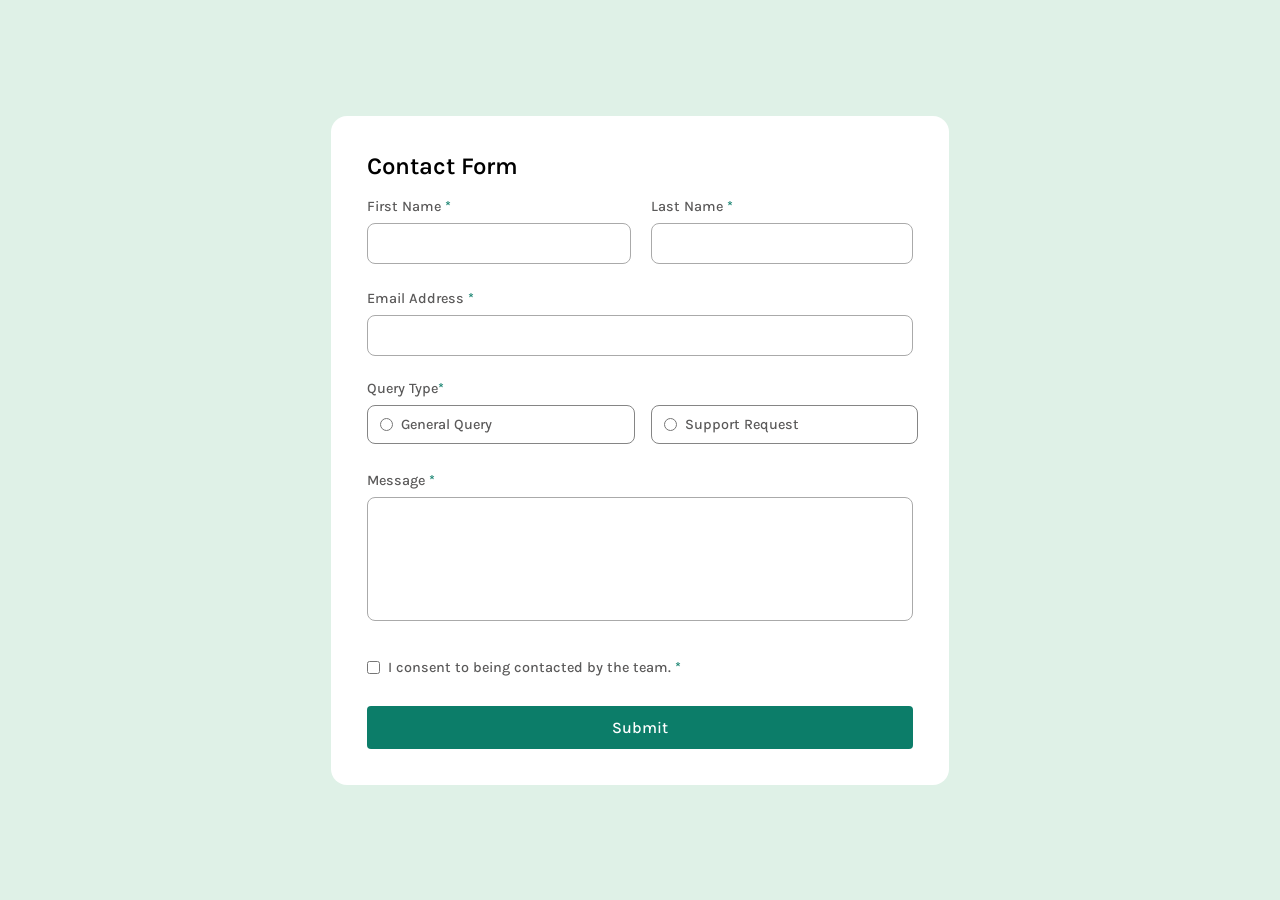
<file: contact-form-main/index.html>
<!DOCTYPE html>
<html lang="en">
  <head>
    <meta charset="UTF-8" />
    <meta name="viewport" content="width=device-width, initial-scale=1.0" />
    <!-- displays site properly based on user's device -->

    <link
      rel="icon"
      type="image/png"
      sizes="32x32"
      href="./assets/images/favicon-32x32.png"
    />
    <link rel="preconnect" href="https://fonts.googleapis.com" />
    <link rel="preconnect" href="https://fonts.gstatic.com" crossorigin />
    <link
      href="https://fonts.googleapis.com/css2?family=Karla:ital,wght@0,200..800;1,200..800&display=swap"
      rel="stylesheet"
    />

    <title>Frontend Mentor | Contact form</title>

    <!-- Feel free to remove these styles or customise in your own stylesheet 👍 -->
    <style>
      .attribution {
        font-size: 11px;
        text-align: center;
      }
      .attribution a {
        color: hsl(228, 45%, 44%);
      }
    </style>
    <link rel="stylesheet" href="style.css" />
  </head>
  <body>
    <div class="form-container">
      <p>Contact Form</p>
      <form>
        <div class="name-input-field-container">
          <div class="input-and-label-container">
            <label for="firstname"> First Name </label>
            <input type="text" name="firstname" minlength="3" />
            <p class="error-message">This field is required</p>
          </div>
          <div class="input-and-label-container">
            <label for="lastname"> Last Name </label>
            <input type="text" name="lastname" minlength="3" />
            <p class="error-message">This field is required</p>
          </div>
        </div>

        <!-- email -->
        <div class="email-input-field">
          <div class="input-and-label-container">
            <label for="email"> Email Address </label>
            <input type="text" name="email" />
            <p class="error-message">Please enter a valid email address</p>
          </div>
        </div>

        <!-- QueryType -->
        <div class="radio-option-container">
          <label> Query Type</label>
          <div class="query-options">
            <div class="query-option-container">
              <input type="radio" name="QueryType" />
              <label for="QueryType"> General Query </label>
              <p class="error-message">Error</p>
            </div>

            <div class="query-option-container">
              <input type="radio" name="QueryType" />
              <label for="QueryType"> Support Request </label>
              <p class="error-message">Error</p>
            </div>
          </div>
        </div>

        <!-- Message Box -->
        <div class="message-input-field-container">
          <label> Message </label>
          <textarea rows="6" minlength="2"></textarea>
          <p class="error-message">This field is required</p>
        </div>

        <!-- checkbox -->
        <div class="checkbox-container">
          <div class="checkbox">
            <input type="checkbox" />
            <label> I consent to being contacted by the team. </label>
          </div>
          <p class="error-message">
            To submit this form, please consent to being contacted
          </p>
        </div>

        <!-- button -->
        <div class="submit-button-container">
          <button type="submit">Submit</button>
        </div>
      </form>
    </div>
    <!-- <div class="attribution">
      Challenge by
      <a href="https://www.frontendmentor.io?ref=challenge">Frontend Mentor</a>.
      Coded by <a href="#">Your Name Here</a>.
    </div> -->
  </body>
</html>
</file>
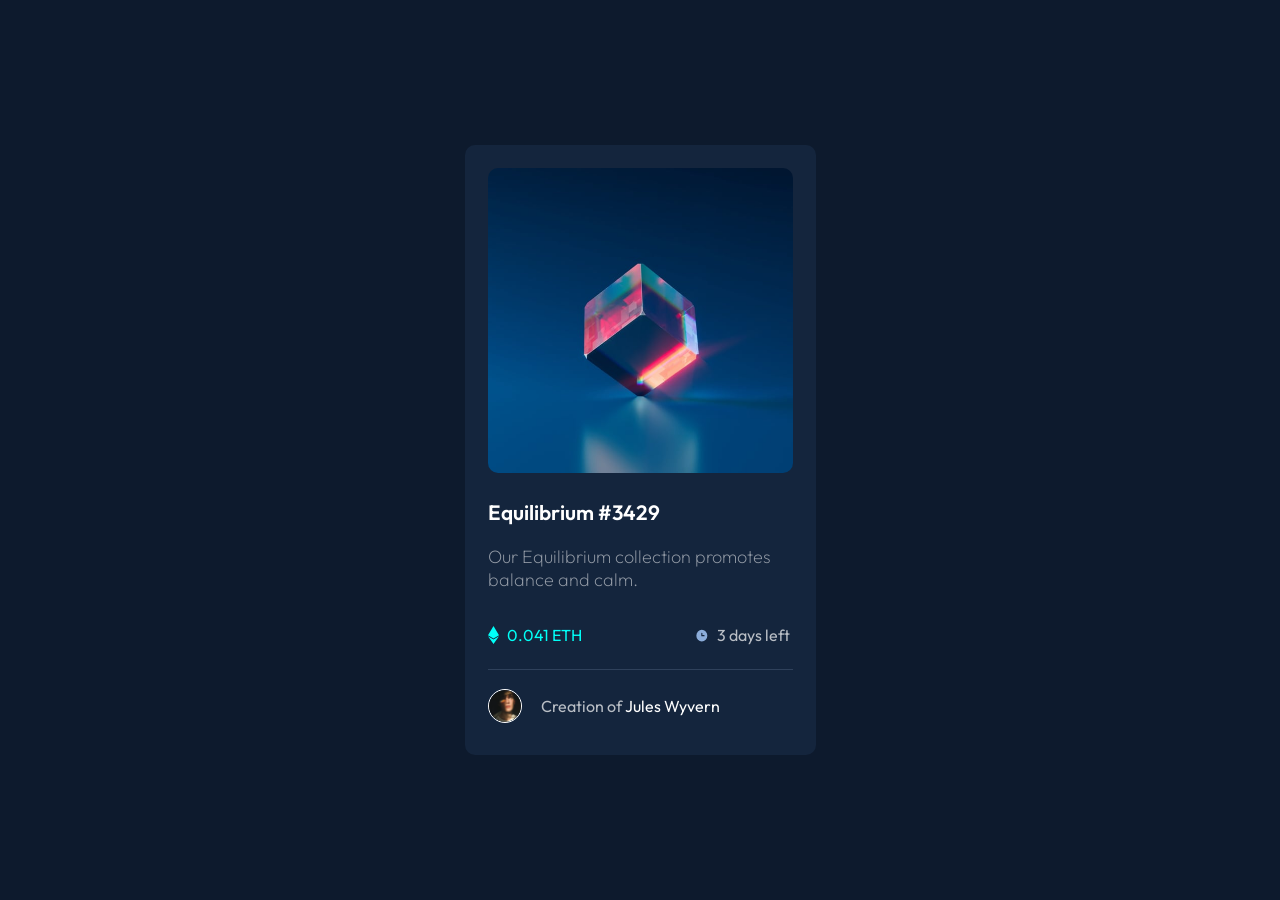
<file: nft-preview-card-component-main/index.html>
<!DOCTYPE html>
<html lang="en">
  <head>
    <meta charset="UTF-8" />
    <meta name="viewport" content="width=device-width, initial-scale=1.0" />
    <!-- displays site properly based on user's device -->

    <link
      rel="icon"
      type="image/png"
      sizes="32x32"
      href="./images/favicon-32x32.png"
    />

    <title>Frontend Mentor | NFT preview card component</title>
    <link rel="stylesheet" href="style.css" />
    <!-- Feel free to remove these styles or customise in your own stylesheet 👍 -->
    <style>
      .attribution {
        font-size: 11px;
        text-align: center;
      }
      .attribution a {
        color: hsl(228, 45%, 44%);
      }
    </style>
  </head>
  <body>
    <main class="container1">
      <div class="container2">
        <div class="cardMainContainer">
          <img src="./images/image-equilibrium.jpg" alt="Equilibrium Image" />
          <div class="imghover">

            <img src="./images/icon-view.svg" alt="" />
          </div>
          <p class="name">Equilibrium #3429</p>
          <p class="description">Our Equilibrium collection promotes balance and calm.</p>
          <div class="priceDaysContainer">
            <div class="priceContainer">
              <img src="./images/icon-ethereum.svg" alt="" />
              <p>0.041 ETH</p>
            </div>
            <div class="priceContainer">
              <img src="./images/icon-clock.svg" alt="" />
              <p>3 days left</p>
            </div>
          </div>
          <div class="creationDetailContainer">
            <img src="./images/image-avatar.png" alt="" />
            <p>Creation of <span>Jules Wyvern</span></p>
          </div>
        </div>
      </div>
    </main>

    <!-- <div class="attribution">
    Challenge by <a href="https://www.frontendmentor.io?ref=challenge" target="_blank">Frontend Mentor</a>. 
    Coded by <a href="#">Your Name Here</a>.
  </div> -->
  </body>
</html>
</file>
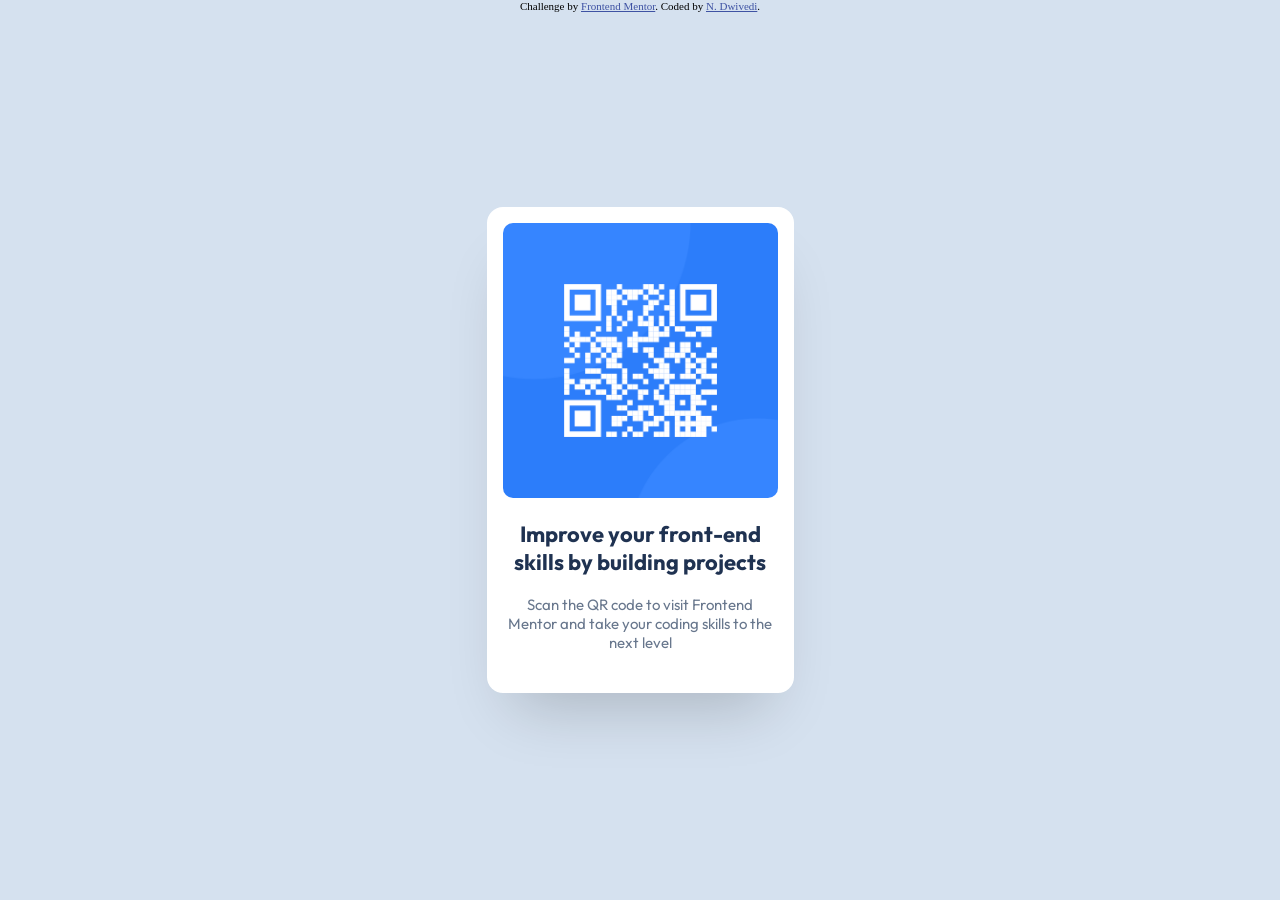
<file: qr-code-component-main/index.html>
<!DOCTYPE html>
<html lang="en">
<head>
  <meta charset="UTF-8">
  <meta name="viewport" content="width=device-width, initial-scale=1.0"> <!-- displays site properly based on user's device -->

  <link rel="icon" type="image/png" sizes="32x32" href="./images/favicon-32x32.png">
  <link rel="stylesheet" href="style.css">
  <title>Frontend Mentor | QR code component</title>

  <!-- Feel free to remove these styles or customise in your own stylesheet 👍 -->
  <style>
    .attribution { font-size: 11px; text-align: center; }
    .attribution a { color: hsl(228, 45%, 44%); }
  </style>

<link rel="preconnect" href="https://fonts.googleapis.com">
<link rel="preconnect" href="https://fonts.gstatic.com" crossorigin>
<link href="https://fonts.googleapis.com/css2?family=Outfit:wght@100..900&display=swap" rel="stylesheet">
</head>
<body>

  <div class="card">
    <img src="./images/image-qr-code.png" alt="qr code">
    <h2>Improve your front-end skills by building projects</h2>
    <p> Scan the QR code to visit Frontend Mentor and take your coding skills to the next level
    </p>
  </div>
  
  <div class="attribution">
    Challenge by <a href="https://www.frontendmentor.io?ref=challenge" target="_blank">Frontend Mentor</a>. 
    Coded by <a href="https://github.com/dnived">N. Dwivedi</a>.
  </div>
</body>
</html>
</file>
<file: contact-form-main/style.css>
* {
  margin: 0;
  padding: 0;
  box-sizing: border-box;
  font-family: "Karla", serif;
}

body {
  font-family: "Karla", serif;
  background-color: hsl(148, 38%, 91%);
  min-height: 100vh;
  display: flex;
  align-items: center;
  justify-content: center;
}

.form-container {
  background-color: #fff;
  padding: 36px;
  min-width: 600px;
  border-radius: 16px;
}

form {
  /* border: 1px solid red; */
  margin: 1rem 0 0 0;
}

.form-container > p {
  font-size: 1.5rem;
  font-weight: 600;
  margin: 0;
  /* padding: 16px; */
}

.error-message {
  display: none;
}

input:invalid .error-message {
  font-size: 0.8rem;
  color: hsl(0, 66%, 54%);
}

.name-input-field-container {
  display: flex;
  flex-direction: row;
  column-gap: 20px;
  margin-top: 1rem;
}

.name-input-field-container,
.email-input-field,
.radio-option-container,
.message-input-field-container,
.checkbox-container,
.submit-button-container {
  margin-top: 1rem;
}

input {
  width: 100%;
  padding: 12px;
  border: none;
  outline: none;
  border: 1px solid #aaaaaa;
  border-radius: 8px;
  margin-block: 8px;
}

input:focus-visible,
input:focus-within,
input:focus,
input:hover {
  border: 1px solid hsl(169, 82%, 27%);
}

label {
  font-size: 0.9rem;
  font-weight: 500;
  color: #5a5959;
}

input:invalid {
  border: 1px solid hsl(0, 66%, 54%);
}

label::after {
  content: "*";
  color: hsl(169, 82%, 27%);
}

.query-options {
  margin-top: 8px;
}

.radio-option-container {
  display: flex;
  flex-direction: column;
  /* width: 100%; */
  /* border: 1px solid red; */
}

.query-options {
  display: inline-flex;
  column-gap: 16px;
}

.query-option-container {
  display: flex;
  flex-direction: row;
  align-items: center;
  border: 1px solid #858585;
  border-radius: 8px;
  min-width: 49%;
  padding: 4px;
}

.query-option-container > label {
  display: block;
}

.query-option-container > input {
  width: auto;
  margin-inline: 8px;
}

.query-option-container > label::after {
  content: "";
}

.query-option-container > input:focus,
.query-option-container > input:focus-visible,
.query-option-container > input:focus-within {
  background-color: #aaaaaa;
  color: hsl(169, 82%, 27%);
  border: 1px solid h;
}

.message-input-field-container {
  display: flex;
  flex-direction: column;
  margin-top: 28px;
}

.message-input-field-container > textarea {
  margin-block: 8px;
  resize: none;
  border-radius: 8px;
  border: none;
  outline: none;
  padding: 16px;
  font-family: "Karla", serif;
  border: 1px solid #aaaaaa;
}

.message-input-field-container > textarea:focus,
.message-input-field-container > textarea:focus-within,
.message-input-field-container > textarea:focus-visible,
.message-input-field-container > textarea:hover {
  border: 1px solid hsl(169, 82%, 27%);
}

.checkbox-container {
  display: flex;
  flex-direction: column;
  margin-block: 24px;
}

.checkbox {
  display: flex;
  align-items: center;
}

.checkbox > input {
  width: auto;
  margin-right: 8px;
}

.submit-button-container > button {
  width: 100%;
  background-color: hsl(169, 82%, 27%);
  padding: 12px;
  border: none;
  outline: none;
  border-radius: 4px;
  color: #ffffff;
  font-size: 16px;
  font-weight: 500;
  font-family: "Karla", serif;
  cursor: pointer;
}

.submit-button-container > button:hover {
  background-color: hsl(169, 77%, 21%);
}
</file>
<file: nft-preview-card-component-main/style.css>
@import url('https://fonts.googleapis.com/css2?family=Outfit:wght@100..900&display=swap');

:root{
--softBlue: hsl(215, 51%, 70%);
--Cyan: hsl(178, 100%, 50%);
--main-BG: hsl(217, 54%, 11%);
--card-BG: hsl(216, 50%, 16%);
--line: hsl(215, 32%, 27%);
--White: hsl(0, 0%, 100%);

}


body{
    margin: 0;
    background-color: #0D1A2D;
    height: 100vh;
    /* width: 110vw; */
    font-family: "Outfit", system-ui;
    font-size: 18px;
    box-sizing: border-box;
    display: flex;
    align-items:center;
    justify-content: center;
}

img{
    width: 100%;
}

.container1{
   
}

.container2{
    
}

.cardMainContainer{
    width: 305px;
    /* height: 550px; */
    padding: 23px;
    background-color: var(--card-BG);
    border-radius:10px;
    position: relative;
}

.cardMainContainer img{
    border-radius: 10px;
}




.imghover{
    width: 305px;
    height: 300px;
   position:absolute;
   inset: 26px 23px;
   border-radius: 10px;
visibility: hidden;
}



.imghover img{
    position: absolute;
    top: 50%;
    right: 50%;
   margin:0;
   transform: translate(50%, -50%);
    width: 15%;
}

.imghover:hover{
   visibility: visible;
    background-color: hsl(178, 100%, 50%, 65%);
}

.name{
    color: var(--White);
    font-size: 1.3rem;
    font-weight: 600;
    
}

.name:hover{
    color: var(--Cyan);
}

.description{
    margin: 0;
    margin-bottom: 10px;
    font-weight: 200;
    color: hsla(0, 0%, 100%, 0.55);
}


.priceDaysContainer{
    display: flex;
    align-items: center;
    justify-content: space-between;
    border-bottom: 1px solid var(--line);
}

.priceContainer{
    display: flex;
    flex-direction: row;
    align-items: center;
    white-space: nowrap;
    
}

.priceContainer img{
    width: 15%;
    margin-right: 0.5rem;
}

.priceContainer p {
    font-size: 1rem;
    margin: 0;
    margin: 1.5rem 0;
}

.priceContainer:nth-child(1) p{
    color: var(--Cyan);
}

.priceContainer:nth-child(2) p{
    
    color: hsl(0, 0%, 100%, 70%);
}

.creationDetailContainer{
    display: flex;
    align-items: center;
    margin-top: 10px;
}


.creationDetailContainer img{
    width: 2rem;
    margin-right: 1.2rem;
    border: 1px solid var(--White);
    border-radius: 50%;
}


.creationDetailContainer p{
    font-size: 1rem;
    color: hsl(0, 0%, 100%, 70%);
}

.creationDetailContainer > p > span {
    color: var(--White);
}


.creationDetailContainer > p > span:hover {
    color: var(--Cyan);
}
</file>
<file: qr-code-component-main/style.css>
body{
    margin: 0;
    background-color: #D5E1EF;
    
}

.card{
    position: fixed;
    margin: auto;
    inset: 0;
    max-height: 460px;
    max-width: 275px;
    background-color: #ffffff;
    padding: 16px;
    padding-bottom: 10px;
    border-radius: 16px;
    box-shadow: 0 38px 60px -26px rgb(0 0 0 / 20%);
    text-align: center;
    
}


img{
    width: 100%;
    border-radius: 10px;
}

h2{
    color : hsl(218, 44%, 22%);
    font-family: "Outfit", sans-serif;
    font-optical-sizing: auto;
    font-weight: 700;
    font-size: 22px;
    font-style: normal;
    padding: 0 5px;
}

p{
    font-size: 15px;
    color: hsl(216, 15%, 48%);
    font-family: "Outfit", sans-serif;
    font-optical-sizing: auto;
    font-weight: 400;
    font-style: normal;
    padding:0 5px;
    /* color: hsl(212, 45%, 89%); */
}
</file>
